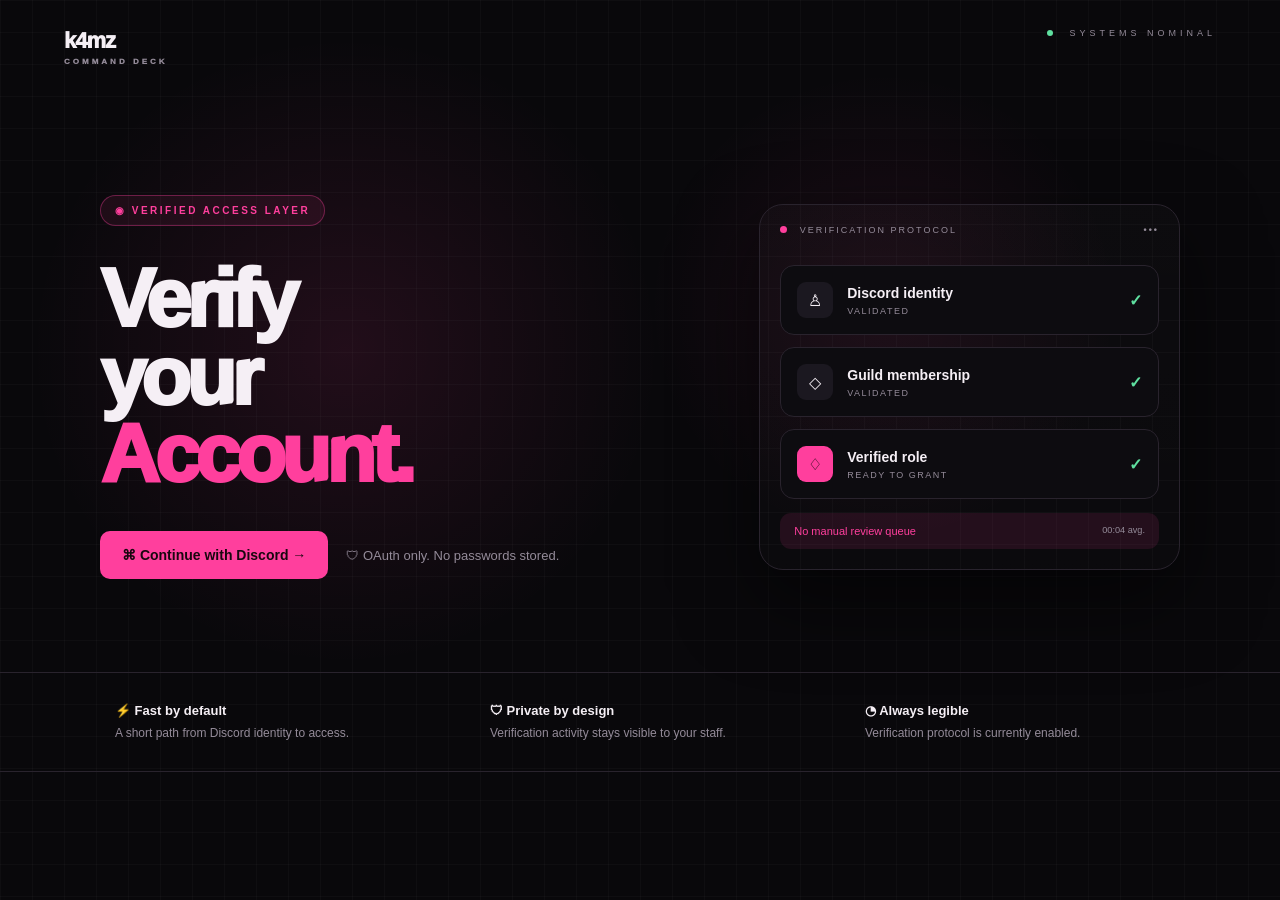
<file: templates/index.html>
<!doctype html>
<html lang="pt-PT">
<head>
  <meta charset="utf-8">
  <meta name="viewport" content="width=device-width,initial-scale=1">
  <title>k4mz Verification</title>
  <link rel="stylesheet" href="/static/style.css">
</head>
<body>
  <header class="top">
    <div class="brand">k4mz<span>COMMAND DECK</span></div>
    <div class="status"><i></i> SYSTEMS NOMINAL</div>
  </header>

  <main class="hero-shell">
    <section class="hero-copy">
      <div class="pill">◉ VERIFIED ACCESS LAYER</div>
      <h1>Verify<br>your<br><em>Account.</em></h1>
      <div class="actions">
        <a class="primary-btn" href="/login?return_to=/verify">⌘ Continue with Discord →</a>
        <span>🛡 OAuth only. No passwords stored.</span>
      </div>
    </section>

    <section class="protocol">
      <div class="protocol-head"><span><b></b> VERIFICATION PROTOCOL</span><strong>•••</strong></div>
      <div class="check-row"><div class="icon">♙</div><div><strong>Discord identity</strong><small>VALIDATED</small></div><b>✓</b></div>
      <div class="check-row"><div class="icon">◇</div><div><strong>Guild membership</strong><small>VALIDATED</small></div><b>✓</b></div>
      <div class="check-row active"><div class="icon">♢</div><div><strong>Verified role</strong><small>READY TO GRANT</small></div><b>✓</b></div>
      <div class="protocol-foot"><span>No manual review queue</span><small>00:04 avg.</small></div>
    </section>
  </main>

  <footer class="features">
    <div><b>⚡ Fast by default</b><span>A short path from Discord identity to access.</span></div>
    <div><b>🛡 Private by design</b><span>Verification activity stays visible to your staff.</span></div>
    <div><b>◔ Always legible</b><span>Verification protocol is currently enabled.</span></div>
  </footer>
</body>
</html>
</file>
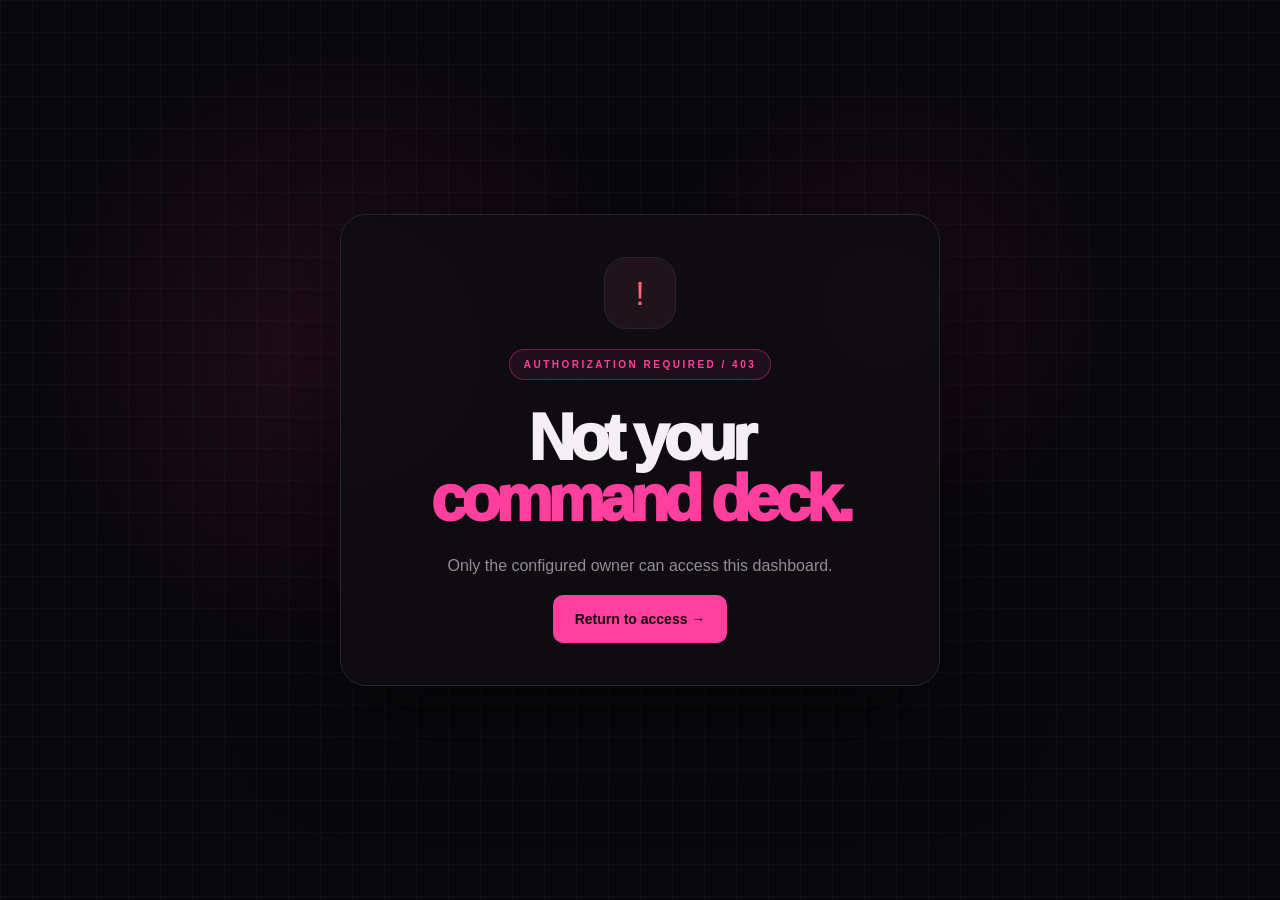
<file: templates/denied.html>
<!doctype html>
<html lang="pt-PT">
<head>
  <meta charset="utf-8">
  <meta name="viewport" content="width=device-width,initial-scale=1">
  <title>403 • k4mz</title>
  <link rel="stylesheet" href="/static/style.css">
</head>
<body>
  <main class="verify-wrap">
    <section class="verify-card center">
      <div class="result-icon error">!</div>
      <div class="pill">AUTHORIZATION REQUIRED / 403</div>
      <h1>Not your<br><em>command deck.</em></h1>
      <p>Only the configured owner can access this dashboard.</p>
      <a class="primary-btn" href="/">Return to access →</a>
    </section>
  </main>
</body>
</html>
</file>
<file: static/style.css>
:root{
  --bg:#09080b;--panel:#111015;--panel2:#17141b;--line:#29232d;
  --text:#f5eff5;--muted:#948b99;--pink:#ff3f9d;--green:#5fe0a0;
}
*{box-sizing:border-box}
html,body{margin:0;background:
linear-gradient(rgba(255,255,255,.025) 1px,transparent 1px),
linear-gradient(90deg,rgba(255,255,255,.025) 1px,transparent 1px),
radial-gradient(circle at 27% 39%,rgba(255,63,157,.10),transparent 29%),
radial-gradient(circle at 69% 34%,rgba(255,63,157,.08),transparent 22%),
var(--bg);
background-size:32px 32px,32px 32px,auto,auto,auto;
color:var(--text);font-family:Inter,Arial,sans-serif;min-height:100%}
body{min-height:100vh}
.top{height:92px;padding:28px 5%;display:flex;align-items:flex-start;justify-content:space-between}
.brand{font-size:22px;font-weight:1000;letter-spacing:-1px}
.brand span{display:block;font-size:8px;letter-spacing:3px;color:var(--muted);margin-top:3px}
.status{font-size:9px;letter-spacing:4px;color:var(--muted)}
.status i{display:inline-block;width:6px;height:6px;background:var(--green);border-radius:50%;margin-right:10px}
.hero-shell{min-height:580px;max-width:1140px;margin:0 auto;padding:70px 30px 60px;display:grid;grid-template-columns:1.15fr .85fr;gap:90px;align-items:center}
.pill{display:inline-block;border:1px solid rgba(255,63,157,.35);background:rgba(255,63,157,.08);color:var(--pink);padding:9px 14px;border-radius:999px;font-size:10px;letter-spacing:2.5px;font-weight:800}
.hero-copy h1,.verify-card h1,.dash-main h1{font-size:82px;line-height:.95;letter-spacing:-5px;margin:34px 0 38px;font-weight:1000}
.hero-copy h1 em,.verify-card h1 em,.dash-main h1 em{font-style:normal;color:var(--pink)}
.actions{display:flex;align-items:center;gap:18px;flex-wrap:wrap}
.actions span{font-size:13px;color:var(--muted)}
.primary-btn{display:inline-flex;align-items:center;justify-content:center;background:var(--pink);color:#19070f;text-decoration:none;border:0;border-radius:10px;padding:16px 22px;font-weight:900;font-size:14px;cursor:pointer}
.primary-btn:hover{filter:brightness(1.07)}
.full{width:100%}
.protocol{background:linear-gradient(180deg,rgba(255,255,255,.015),rgba(255,255,255,.008));border:1px solid var(--line);border-radius:24px;padding:20px;box-shadow:0 30px 80px #0008}
.protocol-head{display:flex;justify-content:space-between;padding-bottom:18px;color:var(--muted);font-size:9px;letter-spacing:2px}
.protocol-head b{display:inline-block;width:7px;height:7px;background:var(--pink);border-radius:50%;margin-right:8px}
.check-row{display:flex;gap:14px;align-items:center;padding:16px;border:1px solid var(--line);border-radius:14px;margin-top:12px;background:#0d0c10}
.check-row .icon{width:36px;height:36px;border-radius:9px;background:#1b1820;display:grid;place-items:center}
.check-row.active .icon{background:var(--pink);color:#1a0711}
.check-row div:nth-child(2){flex:1}
.check-row strong{display:block;font-size:14px}
.check-row small{display:block;font-size:9px;letter-spacing:1.5px;color:var(--muted);margin-top:5px}
.check-row>b{color:var(--green)}
.protocol-foot{margin-top:14px;background:rgba(255,63,157,.10);border-radius:11px;padding:12px 14px;display:flex;justify-content:space-between;color:var(--pink);font-size:11px}
.protocol-foot small{color:var(--muted)}
.features{border-top:1px solid var(--line);border-bottom:1px solid var(--line);display:grid;grid-template-columns:repeat(3,1fr);gap:25px;padding:30px calc((100% - 1100px)/2);min-height:100px}
.features div{padding:0 25px}
.features b{display:block;font-size:13px}
.features span{display:block;color:var(--muted);font-size:12px;margin-top:8px}
.verify-wrap{min-height:100vh;display:grid;place-items:center;padding:30px}
.verify-card{width:min(600px,100%);background:rgba(15,13,18,.92);border:1px solid var(--line);border-radius:26px;padding:42px;box-shadow:0 40px 100px #0009}
.verify-card h1{font-size:64px;margin:28px 0 22px}
.verify-card p{color:var(--muted);line-height:1.7}
.captcha-wrap{display:flex;justify-content:center;padding:22px 0}
.switch-account{display:block;text-align:center;margin-top:18px;color:var(--muted);font-size:12px}
.center{text-align:center}
.result-icon{width:72px;height:72px;border-radius:22px;display:grid;place-items:center;margin:0 auto 20px;font-size:34px;border:1px solid var(--line)}
.result-icon.success{color:var(--green);background:rgba(95,224,160,.08)}
.result-icon.error{color:#ff667a;background:rgba(255,102,122,.08)}
.dash-layout{display:grid;grid-template-columns:250px 1fr;min-height:100vh}
.sidebar{border-right:1px solid var(--line);background:rgba(10,9,12,.95);padding:28px 20px;display:flex;flex-direction:column}
.sidebar nav{display:grid;gap:5px;margin-top:35px}
.sidebar nav a{padding:11px 12px;border-radius:9px;color:var(--muted);font-size:13px}
.sidebar nav a.active,.sidebar nav a:hover{background:#19151d;color:#fff}
.logout{margin-top:auto;color:var(--pink);text-decoration:none}
.dash-main{padding:56px}
.dash-main h1{font-size:58px}
.stats-grid{display:grid;grid-template-columns:repeat(4,1fr);gap:16px;margin-top:35px}
.stat{background:var(--panel);border:1px solid var(--line);border-radius:18px;padding:22px}
.stat span{display:block;color:var(--muted);font-size:12px}
.stat strong{display:block;font-size:28px;margin-top:12px}
@media(max-width:900px){
  .hero-shell{grid-template-columns:1fr;gap:40px;padding-top:40px}
  .hero-copy h1{font-size:64px}
  .features{grid-template-columns:1fr;padding:25px}
  .dash-layout{grid-template-columns:1fr}
  .sidebar{display:none}
  .stats-grid{grid-template-columns:1fr 1fr}
}
@media(max-width:560px){
  .hero-copy h1,.verify-card h1{font-size:48px;letter-spacing:-3px}
  .hero-shell{padding-left:18px;padding-right:18px}
  .verify-card{padding:28px 20px}
  .stats-grid{grid-template-columns:1fr}
  .dash-main{padding:28px 18px}
}.dash-header{
  display:flex;
  justify-content:space-between;
  gap:30px;
  align-items:flex-start;
}

.dash-subtitle{
  color:var(--muted);
  margin-top:-20px;
  margin-bottom:35px;
}

.bot-online{
  border:1px solid rgba(95,224,160,.25);
  background:rgba(95,224,160,.06);
  color:var(--green);
  padding:11px 15px;
  border-radius:999px;
  font-size:10px;
  letter-spacing:2px;
  white-space:nowrap;
}

.bot-online span{
  display:inline-block;
  width:7px;
  height:7px;
  background:var(--green);
  border-radius:50%;
  margin-right:8px;
}

.sidebar-user{
  display:flex;
  gap:10px;
  align-items:center;
  margin-top:auto;
  padding:14px 8px;
  border-top:1px solid var(--line);
}

.sidebar-avatar{
  width:34px;
  height:34px;
  border-radius:9px;
  background:rgba(255,63,157,.12);
  color:var(--pink);
  display:grid;
  place-items:center;
  font-weight:900;
}

.sidebar-user strong{
  display:block;
  font-size:12px;
}

.sidebar-user span{
  display:block;
  color:var(--muted);
  font-size:8px;
  letter-spacing:1.5px;
  margin-top:3px;
}

.logout{
  margin-top:8px;
}

.stat-top{
  display:flex;
  align-items:center;
  justify-content:space-between;
}

.stat-top b{
  font-size:18px;
}

.stat small{
  display:block;
  color:var(--muted);
  font-size:10px;
  margin-top:8px;
}

.green-text{
  color:var(--green);
}

.pink-text{
  color:var(--pink);
}

.dashboard-grid{
  display:grid;
  grid-template-columns:1fr 1fr;
  gap:16px;
  margin-top:18px;
}

.dash-panel{
  background:var(--panel);
  border:1px solid var(--line);
  border-radius:18px;
  padding:24px;
}

.panel-title{
  display:flex;
  align-items:flex-start;
  justify-content:space-between;
  margin-bottom:24px;
}

.panel-title span{
  color:var(--pink);
  font-size:9px;
  letter-spacing:2px;
  font-weight:800;
}

.panel-title h2{
  margin:6px 0 0;
  font-size:20px;
}

.panel-icon{
  width:38px;
  height:38px;
  border-radius:11px;
  background:rgba(255,63,157,.08);
  color:var(--pink);
  display:grid;
  place-items:center;
}

.overview-list{
  display:grid;
}

.overview-list div{
  display:flex;
  justify-content:space-between;
  gap:20px;
  padding:14px 0;
  border-top:1px solid var(--line);
}

.overview-list span{
  color:var(--muted);
  font-size:12px;
}

.overview-list strong{
  font-size:12px;
  text-align:right;
}

.security-item{
  display:flex;
  align-items:center;
  justify-content:space-between;
  padding:13px 0;
  border-top:1px solid var(--line);
}

.security-item strong{
  display:block;
  font-size:12px;
}

.security-item span{
  display:block;
  color:var(--muted);
  font-size:10px;
  margin-top:4px;
}

.status-good{
  color:var(--green);
  font-size:9px;
  letter-spacing:1.5px;
}

.quick-panel{
  margin-top:16px;
}

.quick-grid{
  display:grid;
  grid-template-columns:repeat(3,1fr);
  gap:12px;
}

.quick-grid a{
  text-decoration:none;
  color:var(--text);
  background:#0d0c10;
  border:1px solid var(--line);
  padding:18px;
  border-radius:14px;
  transition:.18s ease;
}

.quick-grid a:hover{
  transform:translateY(-2px);
  border-color:rgba(255,63,157,.35);
}

.quick-grid b{
  display:block;
  font-size:20px;
  margin-bottom:14px;
}

.quick-grid strong{
  display:block;
  font-size:13px;
}

.quick-grid span{
  display:block;
  color:var(--muted);
  font-size:10px;
  margin-top:5px;
}

@media(max-width:1000px){
  .dashboard-grid{
    grid-template-columns:1fr;
  }

  .quick-grid{
    grid-template-columns:1fr 1fr;
  }
}

@media(max-width:600px){
  .dash-header{
    display:block;
  }

  .bot-online{
    display:inline-block;
    margin-bottom:20px;
  }

  .quick-grid{
    grid-template-columns:1fr;
  }
}
.settings-row{
  display:flex;
  justify-content:space-between;
  gap:30px;
  align-items:center;
  padding:18px 0;
  border-top:1px solid var(--line);
}

.settings-row strong{
  display:block;
  font-size:13px;
}

.settings-row span{
  display:block;
  color:var(--muted);
  font-size:11px;
  margin-top:5px;
}

.settings-field{
  margin-top:22px;
}

.settings-field label{
  display:block;
  margin-bottom:9px;
  font-size:12px;
  font-weight:800;
}

.settings-field select,
.settings-field textarea{
  width:100%;
  background:#0d0c10;
  color:var(--text);
  border:1px solid var(--line);
  border-radius:11px;
  padding:13px;
  font:inherit;
  outline:none;
}

.settings-field textarea{
  resize:vertical;
}

.settings-field select:focus,
.settings-field textarea:focus{
  border-color:rgba(255,63,157,.5);
}

.settings-field small{
  display:block;
  color:var(--muted);
  margin-top:8px;
  font-size:10px;
}

.switch-control input{
  display:none;
}

.switch-control span{
  position:relative;
  display:block;
  width:46px;
  height:26px;
  background:#29232d;
  border-radius:999px;
  cursor:pointer;
}

.switch-control span:after{
  content:"";
  position:absolute;
  top:4px;
  left:4px;
  width:18px;
  height:18px;
  border-radius:50%;
  background:#aaa;
  transition:.2s;
}

.switch-control input:checked + span{
  background:var(--pink);
}

.switch-control input:checked + span:after{
  transform:translateX(20px);
  background:white;
}
</file>
